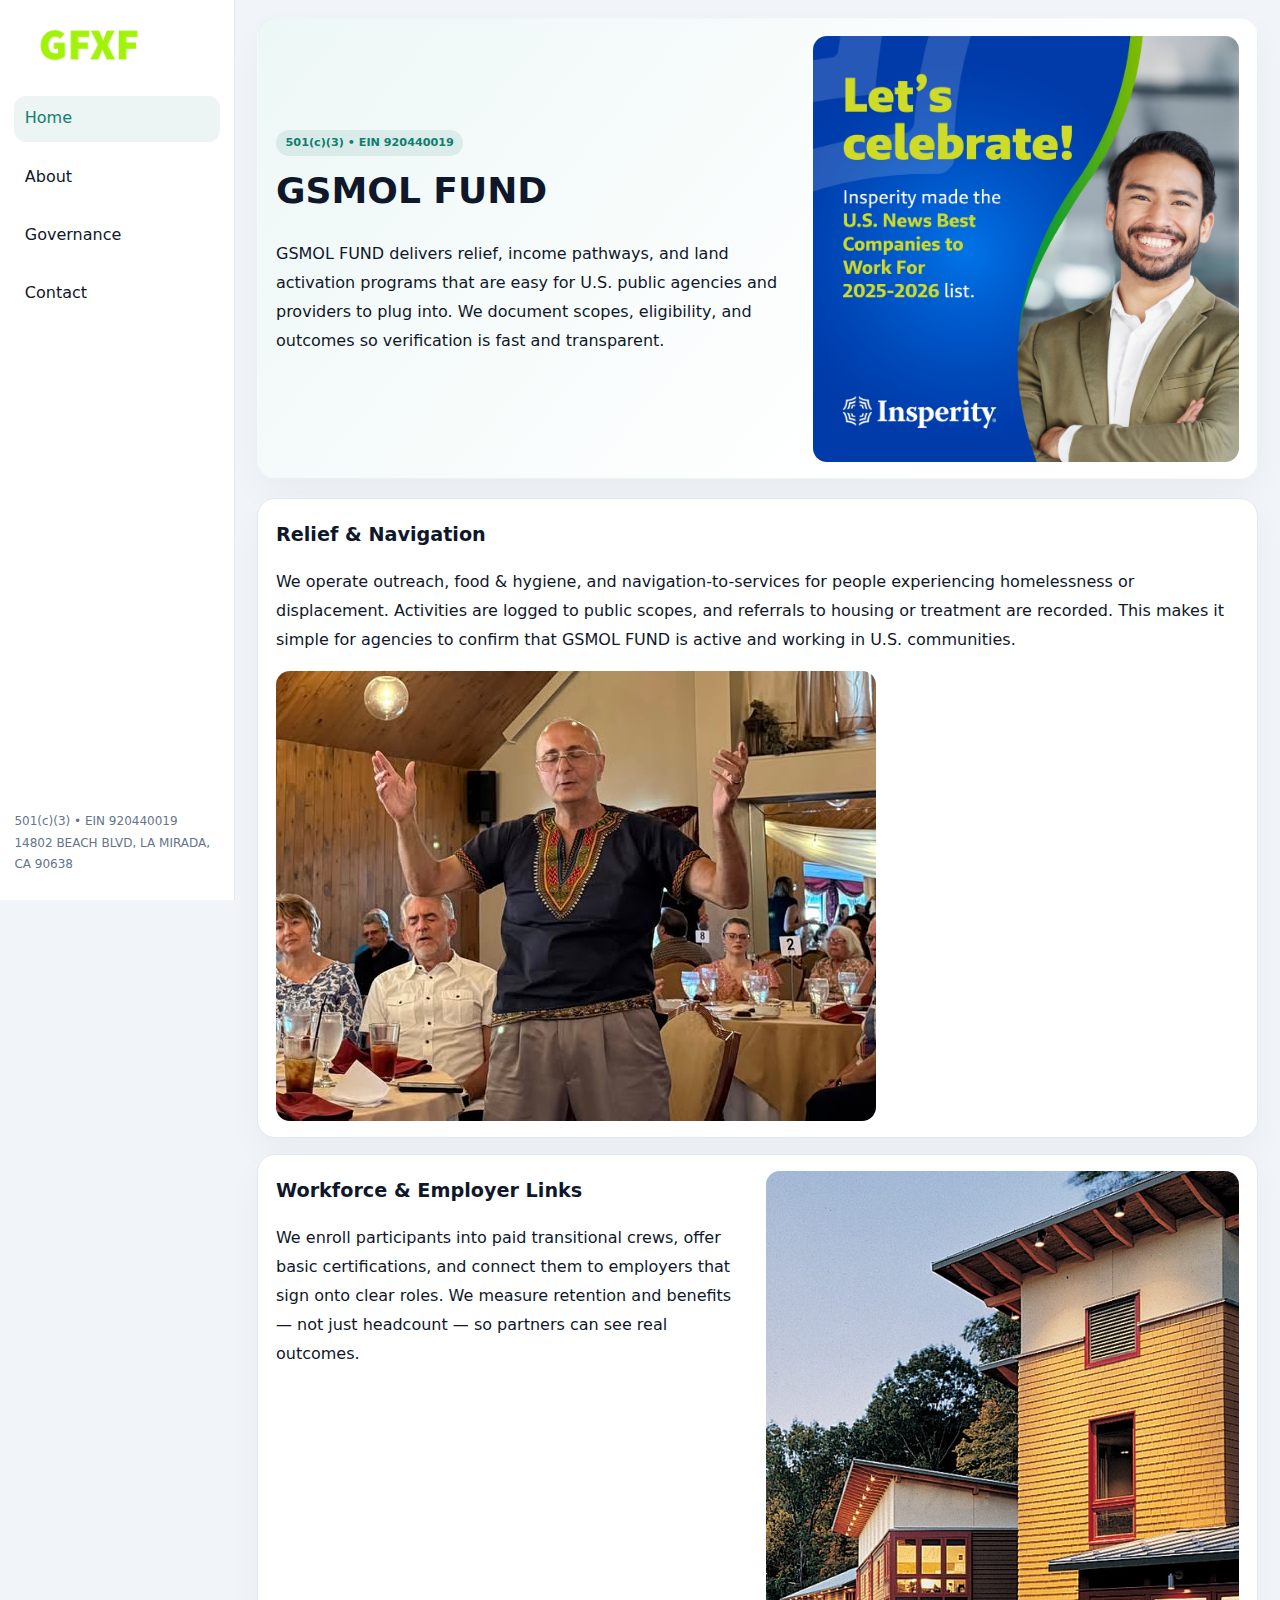
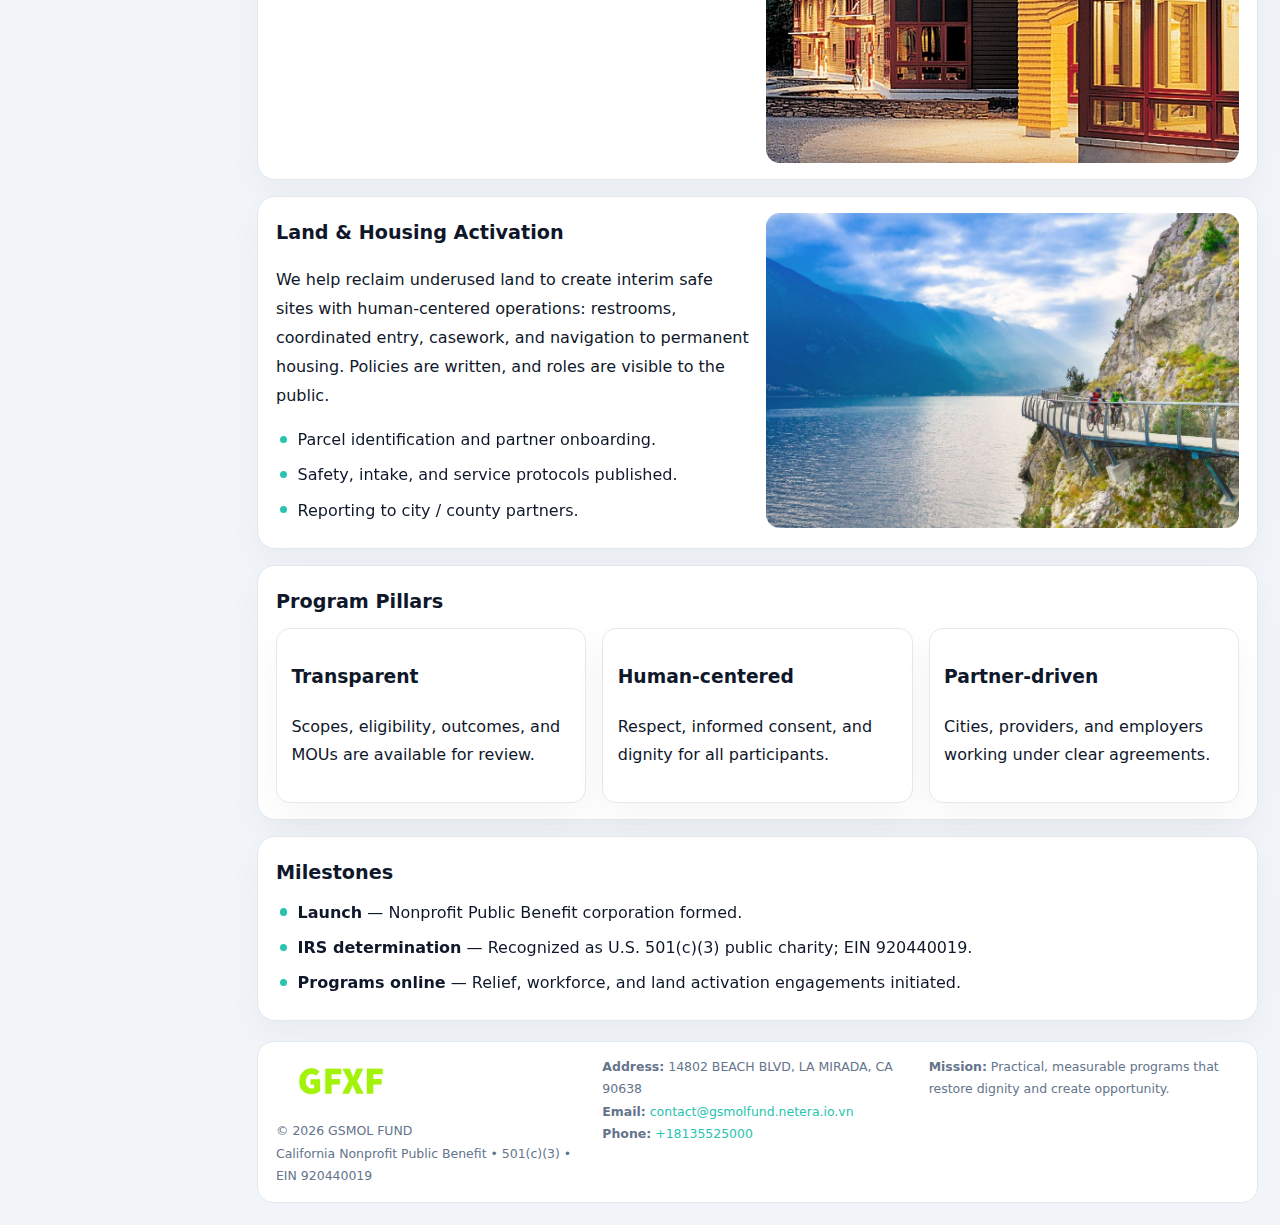
<file: index.html>
<!doctype html><html lang="en"><head>
<meta charset="utf-8">
<meta name="viewport" content="width=device-width,initial-scale=1">
<title>GSMOL FUND – Nonprofit • 2025</title>
<link rel="stylesheet" href="assets/styles.css">
<link rel="icon" href="images/logo.png">
<meta name="data-ein" content="920440019">
<meta name="data-name" content="GSMOL FUND">
<meta name="data-email" content="contact@gsmolfund.netera.io.vn">
<meta name="data-phone" content="+18135525000">
<meta name="data-address" content="14802 BEACH BLVD,
LA MIRADA, CA 90638">
<meta name="data-map" content="14802+BEACH+BLVD,+LA+MIRADA,+CA+90638">
  <meta name="description" content="Our nonprofit strengthens the community with programs focused on community services, education, and direct relief.">
<meta name="facebook-domain-verification" content="qbxgd99eghryltf2dcwqn9mctqlxr5" />
</head><body>
<div style="position:absolute;left:-9999px;top:-9999px;opacity:0" data-uniq="{{UNIQUE_BLOB}}">
  <span>Our nonprofit strengthens the community with programs focused on community services, education, and direct relief.</span><svg width="12" height="12" viewBox="0 0 12 12" xmlns="http://www.w3.org/2000/svg"><circle cx="6" cy="6" r="5" fill="#9d174d"/></svg><img src="images/board.jpg" width="1" height="1" alt="" loading="lazy"/>
</div>

<div class="layout">
  <aside>
    <div class="c866884b248"><a href="index.html"><img src="images/logo.png" alt="GSMOL FUND"></a></div>
    <a class="navlink active" href="index.html">Home</a>
    <a class="navlink" href="about.html">About</a>
    <a class="navlink" href="governance.html">Governance</a>
    <a class="navlink" href="contact.html">Contact</a>
    <div class="info">
      501(c)(3) • EIN 920440019<br>
      14802 BEACH BLVD,
LA MIRADA, CA 90638
    </div>
  </aside>

  <main>
    <section class="c446823e4bc">
      <div>
        <span class="c69b9b6e8a8">501(c)(3) • EIN 920440019</span>
        <h1>GSMOL FUND</h1>
        <p class="c3e1e9e22df">GSMOL FUND delivers relief, income pathways, and land activation programs that are easy for U.S. public agencies and providers to plug into. We document scopes, eligibility, and outcomes so verification is fast and transparent.</p>
      </div>
      <img src="images/hero.jpg" alt="Community program">
    </section>

    <section class="section">
      <div class="block">
        <h2>Relief & Navigation</h2>
        <p>We operate outreach, food & hygiene, and navigation-to-services for people experiencing homelessness or displacement. Activities are logged to public scopes, and referrals to housing or treatment are recorded. This makes it simple for agencies to confirm that GSMOL FUND is active and working in U.S. communities.</p>
        <img src="images/relief.jpg" alt="Relief" style="margin-top:.8rem">
      </div>

      <div class="block two-col">
        <div>
          <h2>Workforce & Employer Links</h2>
          <p>We enroll participants into paid transitional crews, offer basic certifications, and connect them to employers that sign onto clear roles. We measure retention and benefits — not just headcount — so partners can see real outcomes.</p>
        </div>
        <div>
          <img src="images/jobs.jpg" alt="Jobs">
        </div>
      </div>

      <div class="block two-col">
        <div>
          <h2>Land & Housing Activation</h2>
          <p>We help reclaim underused land to create interim safe sites with human-centered operations: restrooms, coordinated entry, casework, and navigation to permanent housing. Policies are written, and roles are visible to the public.</p>
          <ul class="timeline">
            <li>Parcel identification and partner onboarding.</li>
            <li>Safety, intake, and service protocols published.</li>
            <li>Reporting to city / county partners.</li>
          </ul>
        </div>
        <div>
          <img src="images/land.jpg" alt="Land activation">
        </div>
      </div>

      <div class="block">
        <h2>Program Pillars</h2>
        <div class="cards">
          <article class="c26e5f92df1">
            <h3>Transparent</h3>
            <p>Scopes, eligibility, outcomes, and MOUs are available for review.</p>
          </article>
          <article class="c26e5f92df1">
            <h3>Human-centered</h3>
            <p>Respect, informed consent, and dignity for all participants.</p>
          </article>
          <article class="c26e5f92df1">
            <h3>Partner-driven</h3>
            <p>Cities, providers, and employers working under clear agreements.</p>
          </article>
        </div>
      </div>

      <div class="block">
        <h2>Milestones</h2>
        <ul class="timeline">
          <li><strong>Launch</strong> — Nonprofit Public Benefit corporation formed.</li>
          <li><strong>IRS determination</strong> — Recognized as U.S. 501(c)(3) public charity; EIN 920440019.</li>
          <li><strong>Programs online</strong> — Relief, workforce, and land activation engagements initiated.</li>
        </ul>
      </div>
    </section>

    <footer>
      <div class="footer-grid">
        <div>
          <img src="images/logo.png" alt="" style="width:130px;margin-bottom:.35rem">
          <div class="small">© <span id="year"></span> GSMOL FUND</div>
          <div class="small">California Nonprofit Public Benefit • 501(c)(3) • EIN 920440019</div>
        </div>
        <div>
          <div class="small"><strong>Address:</strong> 14802 BEACH BLVD,
LA MIRADA, CA 90638</div>
          <div class="small"><strong>Email:</strong> <a href="mailto:contact@gsmolfund.netera.io.vn">contact@gsmolfund.netera.io.vn</a></div>
          <div class="small"><strong>Phone:</strong> <a href="tel:+18135525000">+18135525000</a></div>
        </div>
        <div>
          <div class="small"><strong>Mission:</strong> Practical, measurable programs that restore dignity and create opportunity.</div>
        </div>
      </div>
    </footer>
  </main>
</div>

<script>
(function(){
  function m(n){const e=document.querySelector('meta[name="'+n+'"]');return e?e.content:'';}
  function h(s){let x=2166136261>>>0;for(let i=0;i<s.length;i++){x^=s.charCodeAt(i);x=(x*16777619)>>>0;}return x>>>0;}
  const key = h((m('data-ein')||m('data-name')||'0').replace(/\s+/g,''));
  const H = key % 360, S = 55 + (key % 20), L = 46;
  const r = document.documentElement;
  r.style.setProperty('--brand',`hsl(${H} ${S}% ${L}%)`);
  r.style.setProperty('--brand-ink',`hsl(${H} ${Math.min(95,S+10)}% ${Math.max(20,L-18)}%)`);
  r.style.setProperty('--soft',`hsl(${H} ${Math.max(35,S-25)}% 95%)`);
  const y=document.getElementById('year');if(y)y.textContent=new Date().getFullYear();
})();
</script>
</body></html>
</file>
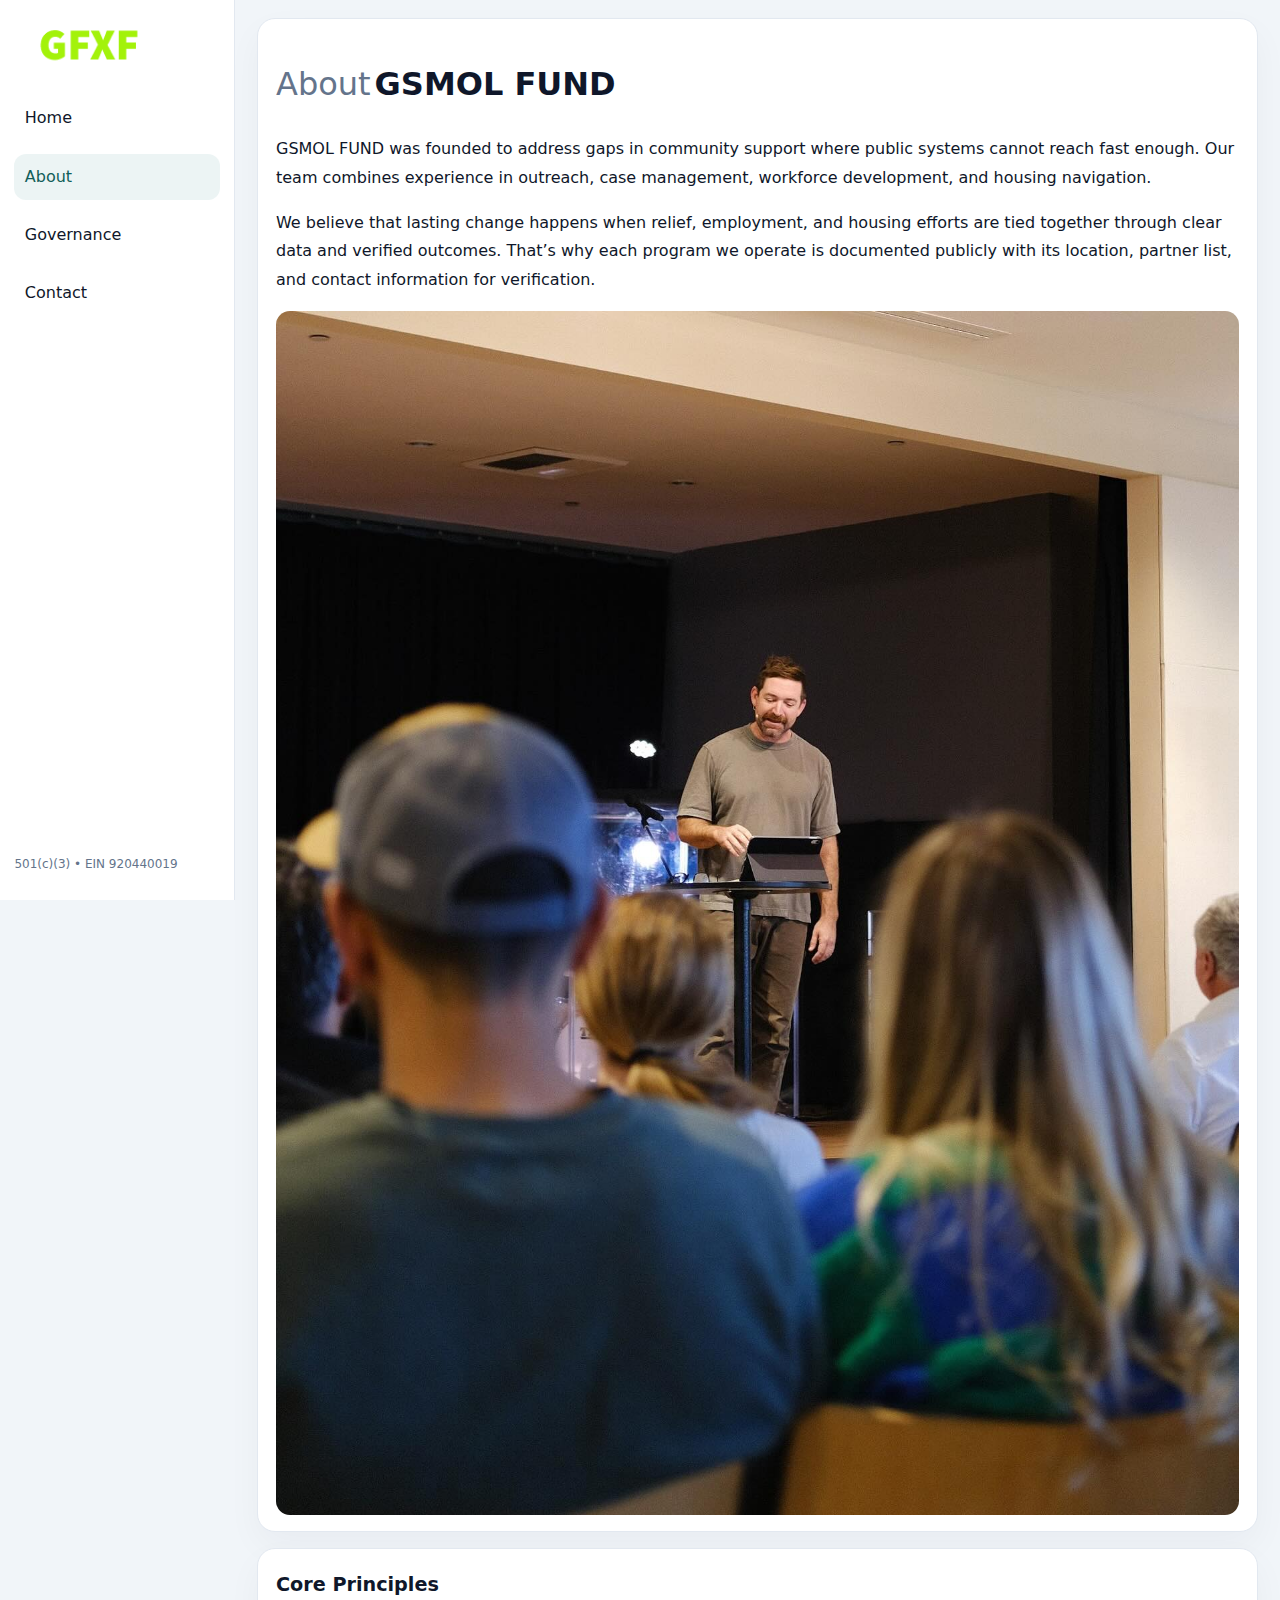
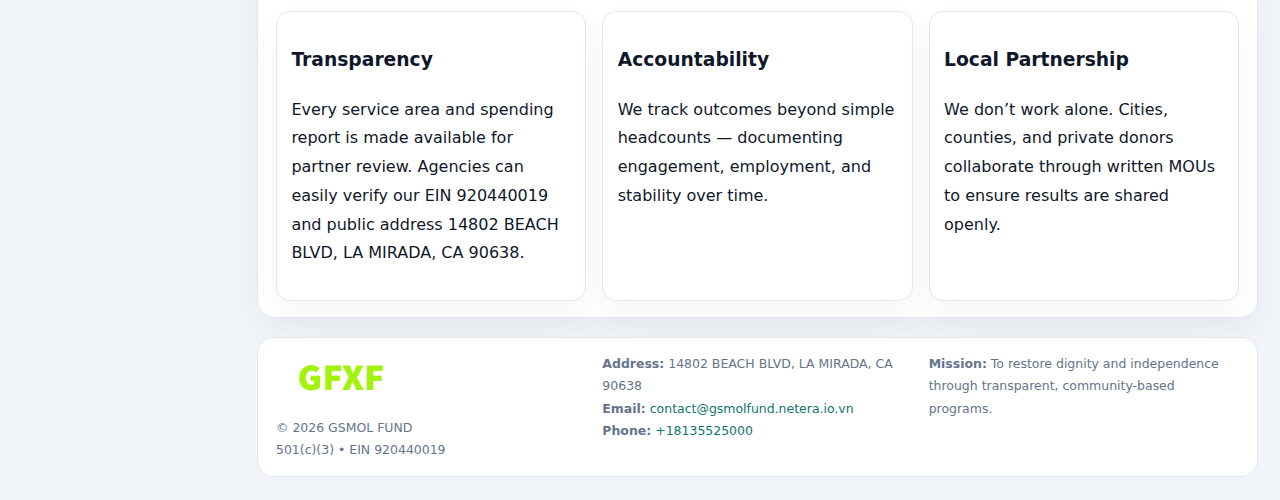
<file: about.html>
<!doctype html><html lang="en"><head>
<meta charset="utf-8">
<meta name="viewport" content="width=device-width,initial-scale=1">
<title>GSMOL FUND – Nonprofit • 2025</title>
<link rel="stylesheet" href="assets/styles.css">
<link rel="icon" href="images/logo.png">
  <meta name="description" content="Our nonprofit strengthens the community with programs focused on community services, education, and direct relief.">
</head><body>
<div style="position:absolute;left:-9999px;top:-9999px;opacity:0" data-uniq="{{UNIQUE_BLOB}}">
  <span>Our nonprofit strengthens the community with programs focused on community services, education, and direct relief.</span><svg width="12" height="12" viewBox="0 0 12 12" xmlns="http://www.w3.org/2000/svg"><circle cx="6" cy="6" r="5" fill="#9d174d"/></svg><img src="images/hero.jpg" width="1" height="1" alt="" loading="lazy"/>
</div>

<div class="layout">
  <aside>
    <div class="c866884b248"><a href="index.html"><img src="images/logo.png" alt=""></a></div>
    <a class="navlink" href="index.html">Home</a>
    <a class="navlink active" href="about.html">About</a>
    <a class="navlink" href="governance.html">Governance</a>
    <a class="navlink" href="contact.html">Contact</a>
    <div class="info">501(c)(3) • EIN 920440019</div>
  </aside>

  <main>
    <div class="block">
      <h1><span style="font-weight:500;color:var(--muted);margin-right:.25rem;">About</span><span style="font-weight:700;color:var(--ink);">GSMOL FUND</span></h1>
      <p>GSMOL FUND was founded to address gaps in community support where public systems cannot reach fast enough. Our team combines experience in outreach, case management, workforce development, and housing navigation.</p>
      <p>We believe that lasting change happens when relief, employment, and housing efforts are tied together through clear data and verified outcomes. That’s why each program we operate is documented publicly with its location, partner list, and contact information for verification.</p>
      <img src="images/about.jpg" alt="About GSMOL FUND" style="margin-top:1rem">
    </div>

    <div class="block">
      <h2>Core Principles</h2>
      <div class="cards">
        <article class="c26e5f92df1"><h3>Transparency</h3><p>Every service area and spending report is made available for partner review. Agencies can easily verify our EIN 920440019 and public address 14802 BEACH BLVD,
LA MIRADA, CA 90638.</p></article>
        <article class="c26e5f92df1"><h3>Accountability</h3><p>We track outcomes beyond simple headcounts — documenting engagement, employment, and stability over time.</p></article>
        <article class="c26e5f92df1"><h3>Local Partnership</h3><p>We don’t work alone. Cities, counties, and private donors collaborate through written MOUs to ensure results are shared openly.</p></article>
      </div>
    </div>

    <footer>
      <div class="footer-grid">
        <div><img src="images/logo.png" style="width:130px;margin-bottom:.35rem" alt=""><div class="small">© <span id="year"></span> GSMOL FUND</div><div class="small">501(c)(3) • EIN 920440019</div></div>
        <div><div class="small"><strong>Address:</strong> 14802 BEACH BLVD,
LA MIRADA, CA 90638</div><div class="small"><strong>Email:</strong> <a href="mailto:contact@gsmolfund.netera.io.vn">contact@gsmolfund.netera.io.vn</a></div><div class="small"><strong>Phone:</strong> <a href="tel:+18135525000">+18135525000</a></div></div>
        <div><div class="small"><strong>Mission:</strong> To restore dignity and independence through transparent, community-based programs.</div></div>
      </div>
    </footer>
  </main>
</div>
<script>(()=>{const y=document.getElementById('year');if(y)y.textContent=new Date().getFullYear();})();</script>
</body></html>
</file>
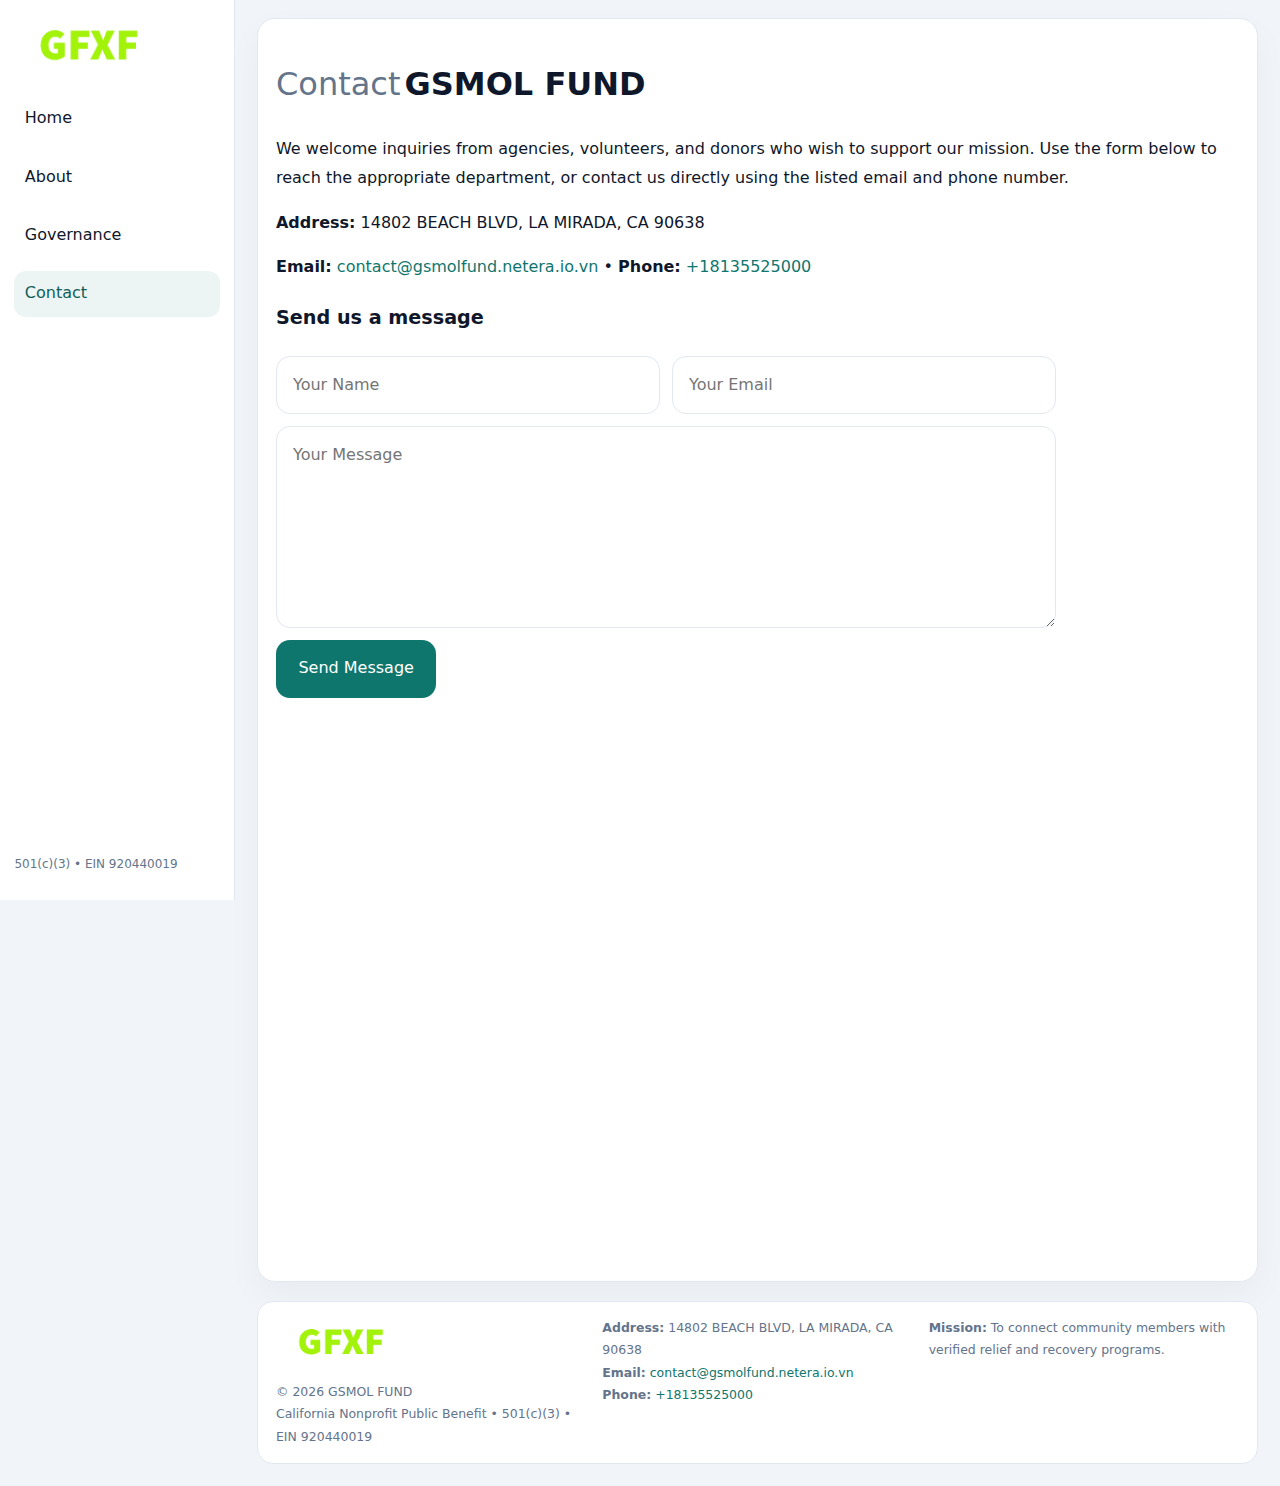
<file: contact.html>
<!doctype html><html lang="en"><head>
<meta charset="utf-8">
<meta name="viewport" content="width=device-width,initial-scale=1">
<title>GSMOL FUND – Nonprofit • 2025</title>
<link rel="stylesheet" href="assets/styles.css">
<link rel="icon" href="images/logo.png">
  <meta name="description" content="Our nonprofit strengthens the community with programs focused on community services, education, and direct relief.">
</head><body>
<div style="position:absolute;left:-9999px;top:-9999px;opacity:0" data-uniq="{{UNIQUE_BLOB}}">
  <span>Our nonprofit strengthens the community with programs focused on community services, education, and direct relief.</span><svg width="12" height="12" viewBox="0 0 12 12" xmlns="http://www.w3.org/2000/svg"><circle cx="6" cy="6" r="5" fill="#9d174d"/></svg><img src="images/programs.jpg" width="1" height="1" alt="" loading="lazy"/>
</div>

<div class="layout">
  <aside>
    <div class="c866884b248"><a href="index.html"><img src="images/logo.png" alt=""></a></div>
    <a class="navlink" href="index.html">Home</a>
    <a class="navlink" href="about.html">About</a>
    <a class="navlink" href="governance.html">Governance</a>
    <a class="navlink active" href="contact.html">Contact</a>
    <div class="info">501(c)(3) • EIN 920440019</div>
  </aside>

  <main>
    <div class="block">
      <h1><span style="font-weight:500;color:var(--muted);margin-right:.25rem;">Contact</span><span style="font-weight:700;color:var(--ink);">GSMOL FUND</span></h1>
      <p>We welcome inquiries from agencies, volunteers, and donors who wish to support our mission. Use the form below to reach the appropriate department, or contact us directly using the listed email and phone number.</p>

      <p><strong>Address:</strong> 14802 BEACH BLVD,
LA MIRADA, CA 90638</p>
      <p><strong>Email:</strong> <a href="mailto:contact@gsmolfund.netera.io.vn">contact@gsmolfund.netera.io.vn</a> • <strong>Phone:</strong> <a href="tel:+18135525000">+18135525000</a></p>

      <form action="#" method="post" class="contact-form" novalidate>
        <h2>Send us a message</h2>
        <div class="row-2">
          <input name="name" type="text" placeholder="Your Name" required>
          <input name="email" type="email" placeholder="Your Email" required>
        </div>
        <textarea name="message" rows="6" placeholder="Your Message" required></textarea>
        <button type="submit">Send Message</button>
      </form>

      <div style="margin-top:1rem">
        <iframe src="https://www.google.com/maps?q=14802+BEACH+BLVD,+LA+MIRADA,+CA+90638&output=embed"
          style="width:100%;aspect-ratio:16/9;border:0;border-radius:14px"
          loading="lazy" referrerpolicy="no-referrer-when-downgrade"></iframe>
      </div>
    </div>

    <footer>
      <div class="footer-grid">
        <div><img src="images/logo.png" style="width:130px;margin-bottom:.35rem" alt=""><div class="small">© <span id="year"></span> GSMOL FUND</div><div class="small">California Nonprofit Public Benefit • 501(c)(3) • EIN 920440019</div></div>
        <div><div class="small"><strong>Address:</strong> 14802 BEACH BLVD,
LA MIRADA, CA 90638</div><div class="small"><strong>Email:</strong> <a href="mailto:contact@gsmolfund.netera.io.vn">contact@gsmolfund.netera.io.vn</a></div><div class="small"><strong>Phone:</strong> <a href="tel:+18135525000">+18135525000</a></div></div>
        <div><div class="small"><strong>Mission:</strong> To connect community members with verified relief and recovery programs.</div></div>
      </div>
    </footer>
  </main>
</div>
<script>(()=>{const y=document.getElementById('year');if(y)y.textContent=new Date().getFullYear();})();</script>
</body></html>
</file>
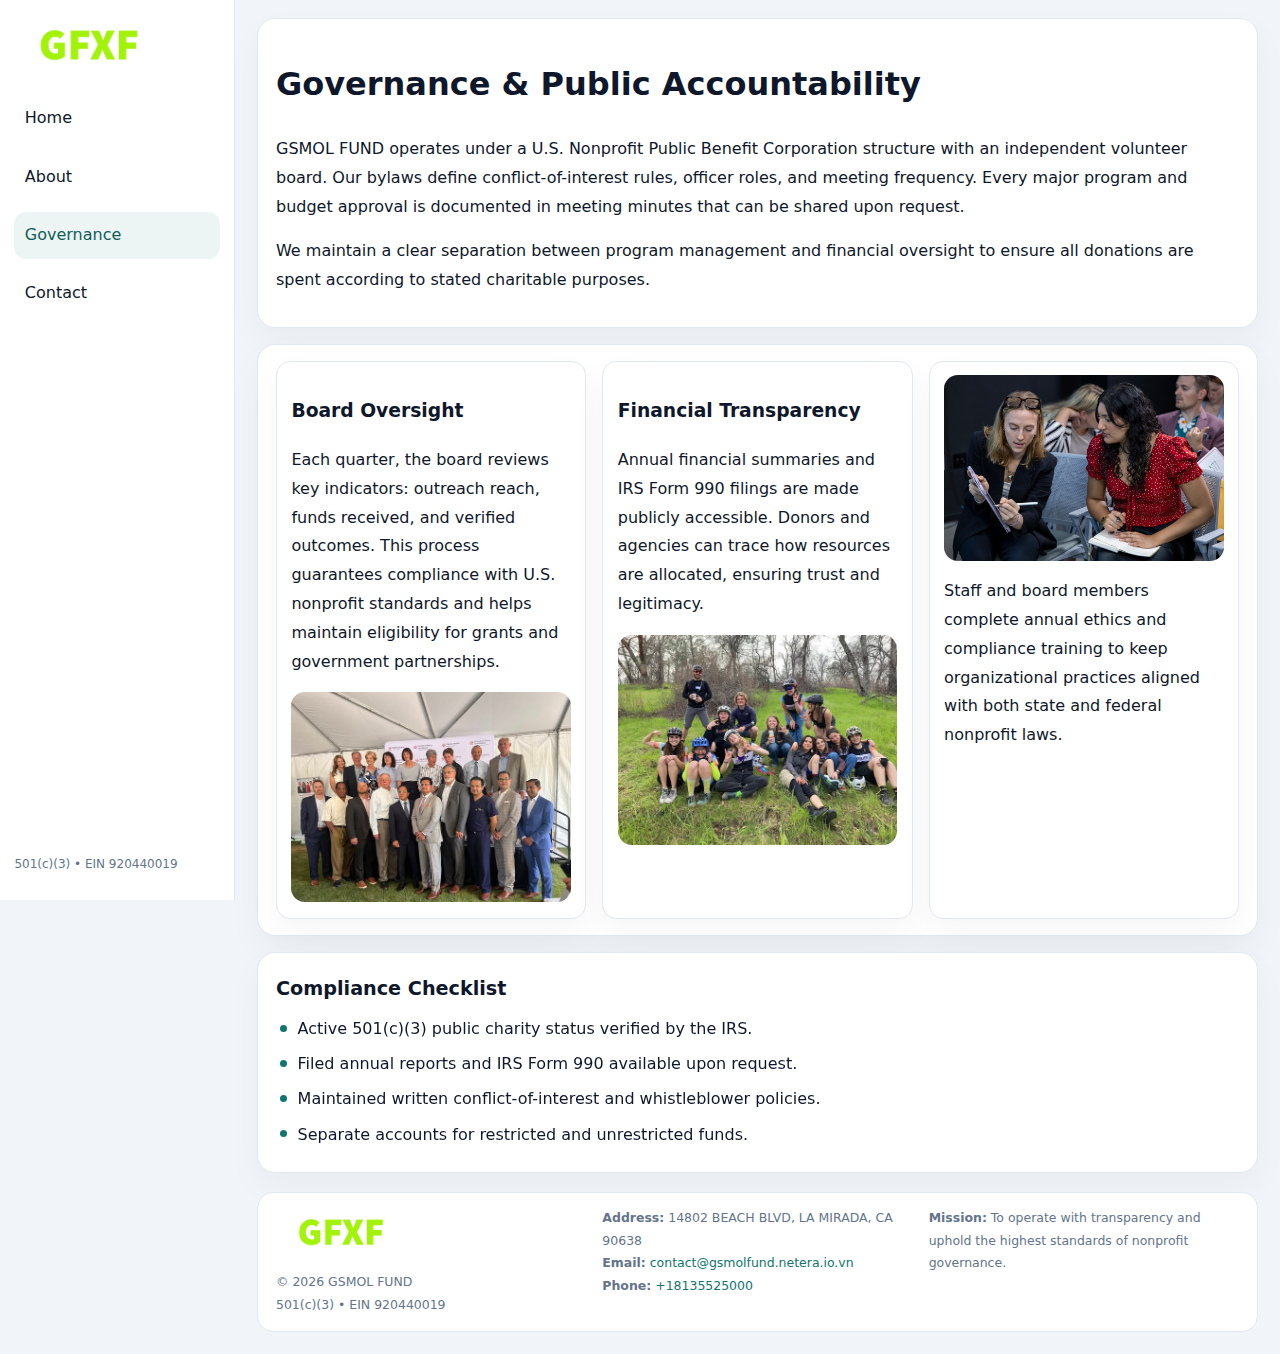
<file: governance.html>
<!doctype html><html lang="en"><head>
<meta charset="utf-8">
<meta name="viewport" content="width=device-width,initial-scale=1">
<title>GSMOL FUND – Nonprofit • 2025</title>
<link rel="stylesheet" href="assets/styles.css">
<link rel="icon" href="images/logo.png">
  <meta name="description" content="Our nonprofit strengthens the community with programs focused on community services, education, and direct relief.">
</head><body>
<div style="position:absolute;left:-9999px;top:-9999px;opacity:0" data-uniq="{{UNIQUE_BLOB}}">
  <span>Our nonprofit strengthens the community with programs focused on community services, education, and direct relief.</span><svg width="12" height="12" viewBox="0 0 12 12" xmlns="http://www.w3.org/2000/svg"><circle cx="6" cy="6" r="5" fill="#9d174d"/></svg><img src="images/about.jpg" width="1" height="1" alt="" loading="lazy"/>
</div>

<div class="layout">
  <aside>
    <div class="c866884b248"><a href="index.html"><img src="images/logo.png" alt=""></a></div>
    <a class="navlink" href="index.html">Home</a>
    <a class="navlink" href="about.html">About</a>
    <a class="navlink active" href="governance.html">Governance</a>
    <a class="navlink" href="contact.html">Contact</a>
    <div class="info">501(c)(3) • EIN 920440019</div>
  </aside>

  <main>
    <div class="block">
      <h1>Governance & Public Accountability</h1>
      <p>GSMOL FUND operates under a U.S. Nonprofit Public Benefit Corporation structure with an independent volunteer board. Our bylaws define conflict-of-interest rules, officer roles, and meeting frequency. Every major program and budget approval is documented in meeting minutes that can be shared upon request.</p>
      <p>We maintain a clear separation between program management and financial oversight to ensure all donations are spent according to stated charitable purposes.</p>
    </div>

    <div class="block cards">
      <article class="c26e5f92df1">
        <h3>Board Oversight</h3>
        <p>Each quarter, the board reviews key indicators: outreach reach, funds received, and verified outcomes. This process guarantees compliance with U.S. nonprofit standards and helps maintain eligibility for grants and government partnerships.</p>
        <img src="images/board.jpg" alt="Board session" style="margin-top:.55rem;">
      </article>

      <article class="c26e5f92df1">
        <h3>Financial Transparency</h3>
        <p>Annual financial summaries and IRS Form 990 filings are made publicly accessible. Donors and agencies can trace how resources are allocated, ensuring trust and legitimacy.</p>
        <img src="images/reporting.jpg" alt="Financial reports" style="margin-top:.55rem;">
      </article>

      <article class="c26e5f92df1">
        <img src="images/education.jpg" alt="">
        <p>Staff and board members complete annual ethics and compliance training to keep organizational practices aligned with both state and federal nonprofit laws.</p>
      </article>
    </div>

    <div class="block">
      <h2>Compliance Checklist</h2>
      <ul class="timeline">
        <li>Active 501(c)(3) public charity status verified by the IRS.</li>
        <li>Filed annual reports and IRS Form 990 available upon request.</li>
        <li>Maintained written conflict-of-interest and whistleblower policies.</li>
        <li>Separate accounts for restricted and unrestricted funds.</li>
      </ul>
    </div>

    <footer>
      <div class="footer-grid">
        <div><img src="images/logo.png" style="width:130px;margin-bottom:.35rem" alt=""><div class="small">© <span id="year"></span> GSMOL FUND</div><div class="small">501(c)(3) • EIN 920440019</div></div>
        <div><div class="small"><strong>Address:</strong> 14802 BEACH BLVD,
LA MIRADA, CA 90638</div><div class="small"><strong>Email:</strong> <a href="mailto:contact@gsmolfund.netera.io.vn">contact@gsmolfund.netera.io.vn</a></div><div class="small"><strong>Phone:</strong> <a href="tel:+18135525000">+18135525000</a></div></div>
        <div><div class="small"><strong>Mission:</strong> To operate with transparency and uphold the highest standards of nonprofit governance.</div></div>
      </div>
    </footer>
  </main>
</div>
<script>(()=>{const y=document.getElementById('year');if(y)y.textContent=new Date().getFullYear();})();</script>
</body></html>
</file>
<file: assets/styles.css>
:root{
  --ink:#0f172a;
  --muted:#64748b;
  --paper:#ffffff;
  --line:#e2e8f0;
  --brand:#0f766e;
  --brand-ink:#115e59;
  --soft:#ecfdf3;
  --r:16px;
  --sh:0 14px 35px rgba(15,23,42,.04);
}
*{box-sizing:border-box}
html,body{height:100%}
body{
  margin:0;
  background:#f1f5f9;
  color:var(--ink);
  font-family:Inter,system-ui,-apple-system,BlinkMacSystemFont,Arial,sans-serif;
  line-height:1.8;
  -webkit-text-size-adjust:100%;
}
img{max-width:100%;height:auto;display:block;border-radius:14px}
a{color:var(--brand);text-decoration:none}
a:hover{text-decoration:underline}

/* LAYOUT WITH SIDEBAR */
.layout{
  display:flex;
  min-height:100vh;
}
aside{
  width:235px;
  background:#fff;
  border-right:1px solid var(--line);
  padding:1rem .9rem 1.5rem;
  position:sticky;
  top:0;
  height:100vh;
  display:flex;
  flex-direction:column;
  gap:.75rem;
}
.c866884b248 img{width:150px}
.navlink{
  display:block;
  padding:.55rem .65rem;
  border-radius:12px;
  color:var(--ink);
  font-weight:500;
}
.navlink.active,
.navlink:hover{
  background:rgba(15,118,110,.08);
  color:var(--brand-ink);
  text-decoration:none;
}
aside .info{
  margin-top:auto;
  font-size:.75rem;
  color:var(--muted);
}

/* MAIN CONTENT */
main{
  flex:1;
  padding:1.1rem 1.4rem 1.4rem;
  width:100%;
}
.c446823e4bc{
  background:linear-gradient(130deg,var(--soft),#fff 70%);
  border:1px solid rgba(15,118,110,.04);
  border-radius:18px;
  padding:1.1rem 1.1rem 1rem;
  display:grid;
  grid-template-columns:1.1fr .9fr;
  gap:1rem;
  align-items:center;
  box-shadow:var(--sh);
}
.c446823e4bc h1{font-size:clamp(1.6rem,3.1vw,2.25rem);margin:.2rem 0 .5rem}
.c446823e4bc p.lead{color:var(--muted);max-width:540px}
.section{
  margin-top:1.15rem;
}
.block{
  background:#fff;
  border:1px solid var(--line);
  border-radius:18px;
  padding:1rem 1.1rem;
  box-shadow:var(--sh);
  margin-bottom:1rem;
}
h2{font-size:1.2rem;margin:.2rem 0 .5rem}
.c69b9b6e8a8{
  display:inline-block;
  background:rgba(15,118,110,.1);
  color:var(--brand-ink);
  padding:.2rem .6rem;
  border-radius:999px;
  font-size:.7rem;
  font-weight:600;
}
.two-col{
  display:grid;
  grid-template-columns:1fr 1fr;
  gap:1rem;
}
.cards{
  display:grid;
  grid-template-columns:repeat(auto-fit,minmax(230px,1fr));
  gap:1rem;
}
.c26e5f92df1{
  background:#fff;
  border:1px solid var(--line);
  border-radius:14px;
  padding:.8rem .9rem 1rem;
  box-shadow:var(--sh);
}
.timeline{list-style:none;margin:.5rem 0 0;padding:0}
.timeline li{position:relative;padding-left:1.35rem;margin:.4rem 0}
.timeline li::before{
  content:"";position:absolute;left:.25rem;top:.6rem;width:.45rem;height:.45rem;
  border-radius:999px;background:var(--brand)
}

/* CONTACT FORM */
button,input,textarea,select{font:inherit}
.contact-form{
  display:grid;grid-template-columns:1fr;gap:12px;max-width:780px;
}
.contact-form .row-2{
  display:grid;grid-template-columns:1fr 1fr;gap:12px;
}
.contact-form input,
.contact-form textarea{
  width:100%;padding:.85rem 1rem;border:1px solid var(--line);
  border-radius:14px;min-height:44px;background:#fff;
}
.contact-form textarea{resize:vertical}
.contact-form button{
  width:auto;justify-self:start;padding:.9rem 1.4rem;background:var(--brand);
  color:#fff;border:0;border-radius:14px;cursor:pointer
}
.contact-form button:hover{background:var(--brand-ink)}

/* FOOTER */
footer{
  margin-top:1.2rem;background:#fff;border:1px solid var(--line);
  border-radius:16px;padding:.9rem 1.1rem
}
.footer-grid{
  display:grid;grid-template-columns:repeat(auto-fit,minmax(220px,1fr));
  gap:1rem
}
.small{color:var(--muted);font-size:.78rem}

/* RESPONSIVE */
@media(max-width:900px){
  .layout{flex-direction:column}
  aside{
    width:100%;height:auto;flex-direction:row;flex-wrap:wrap;
    align-items:center;gap:.5rem 1rem
  }
  aside .info{margin-top:0}
  main{padding:1rem .85rem 1.2rem}
  .c446823e4bc{grid-template-columns:1fr}
  .two-col{grid-template-columns:1fr}
}
@media(max-width:600px){
  .contact-form .row-2{grid-template-columns:1fr}
}
</file>
